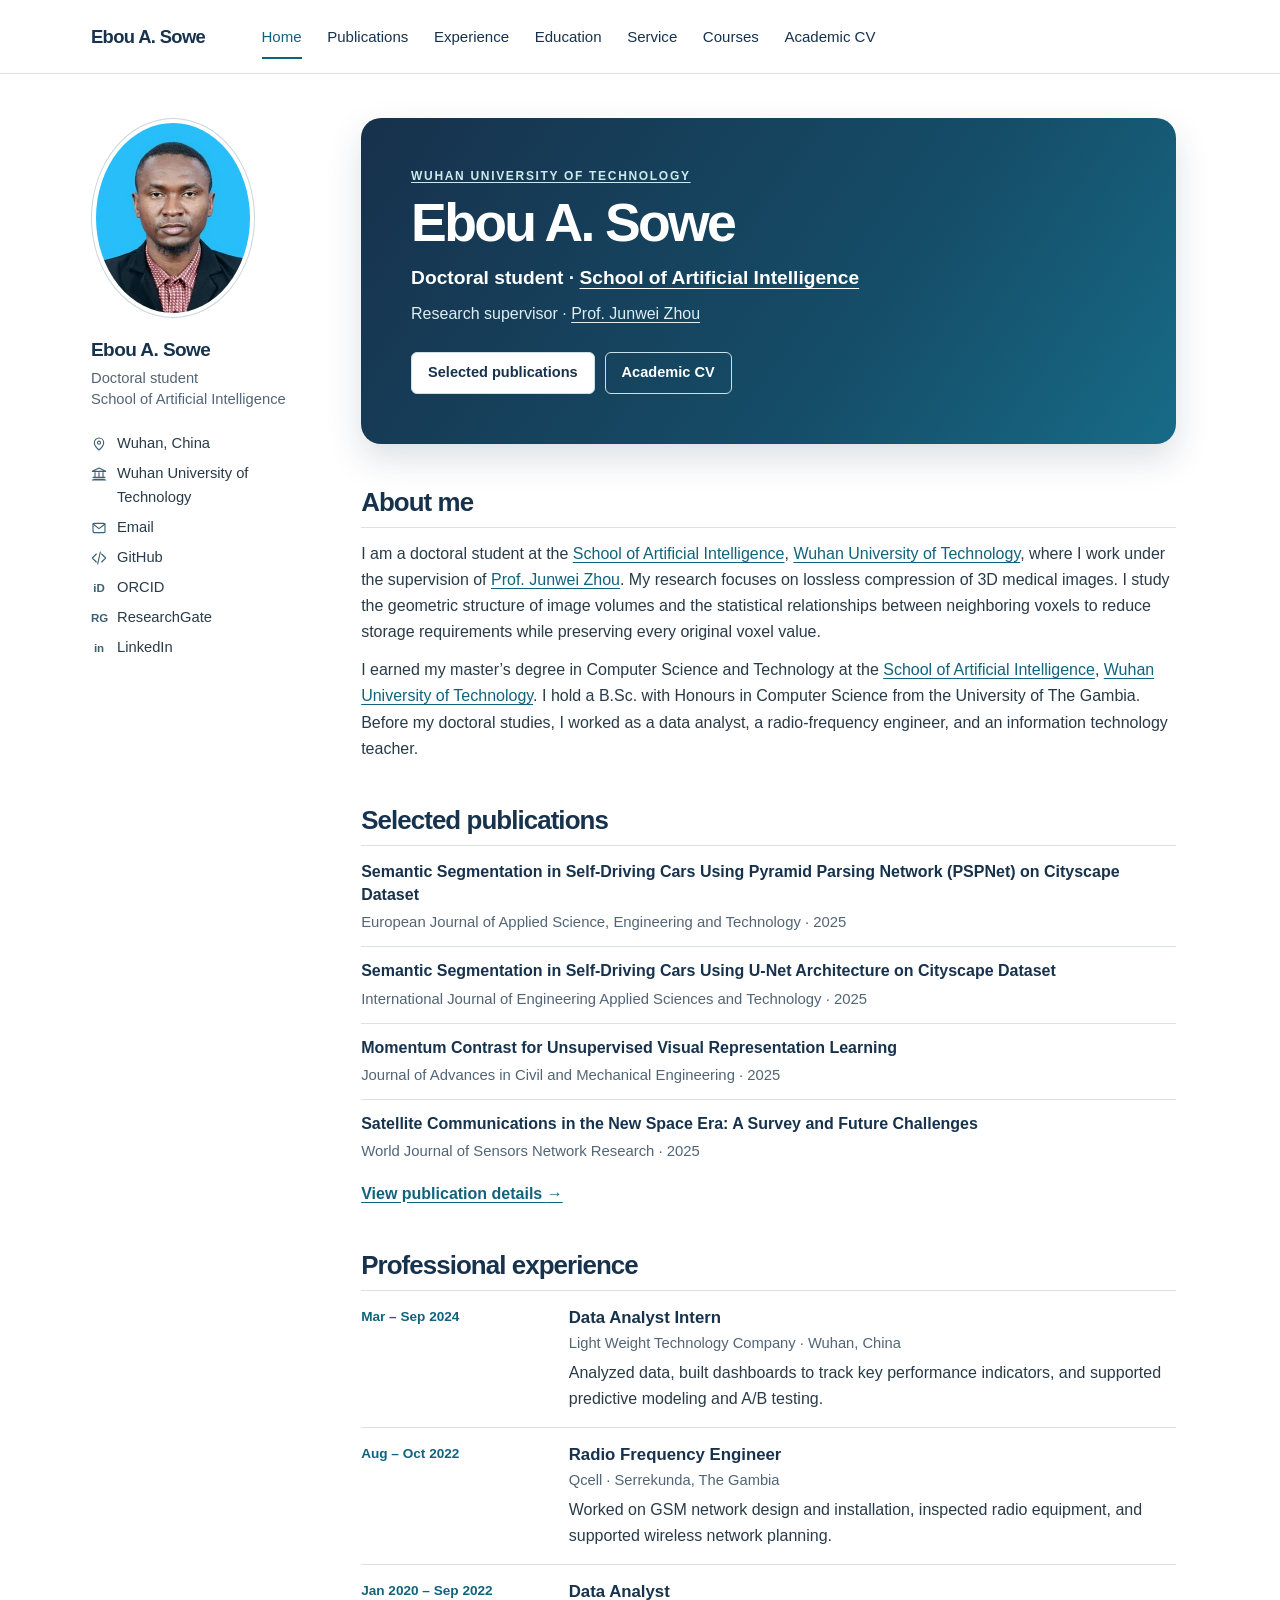
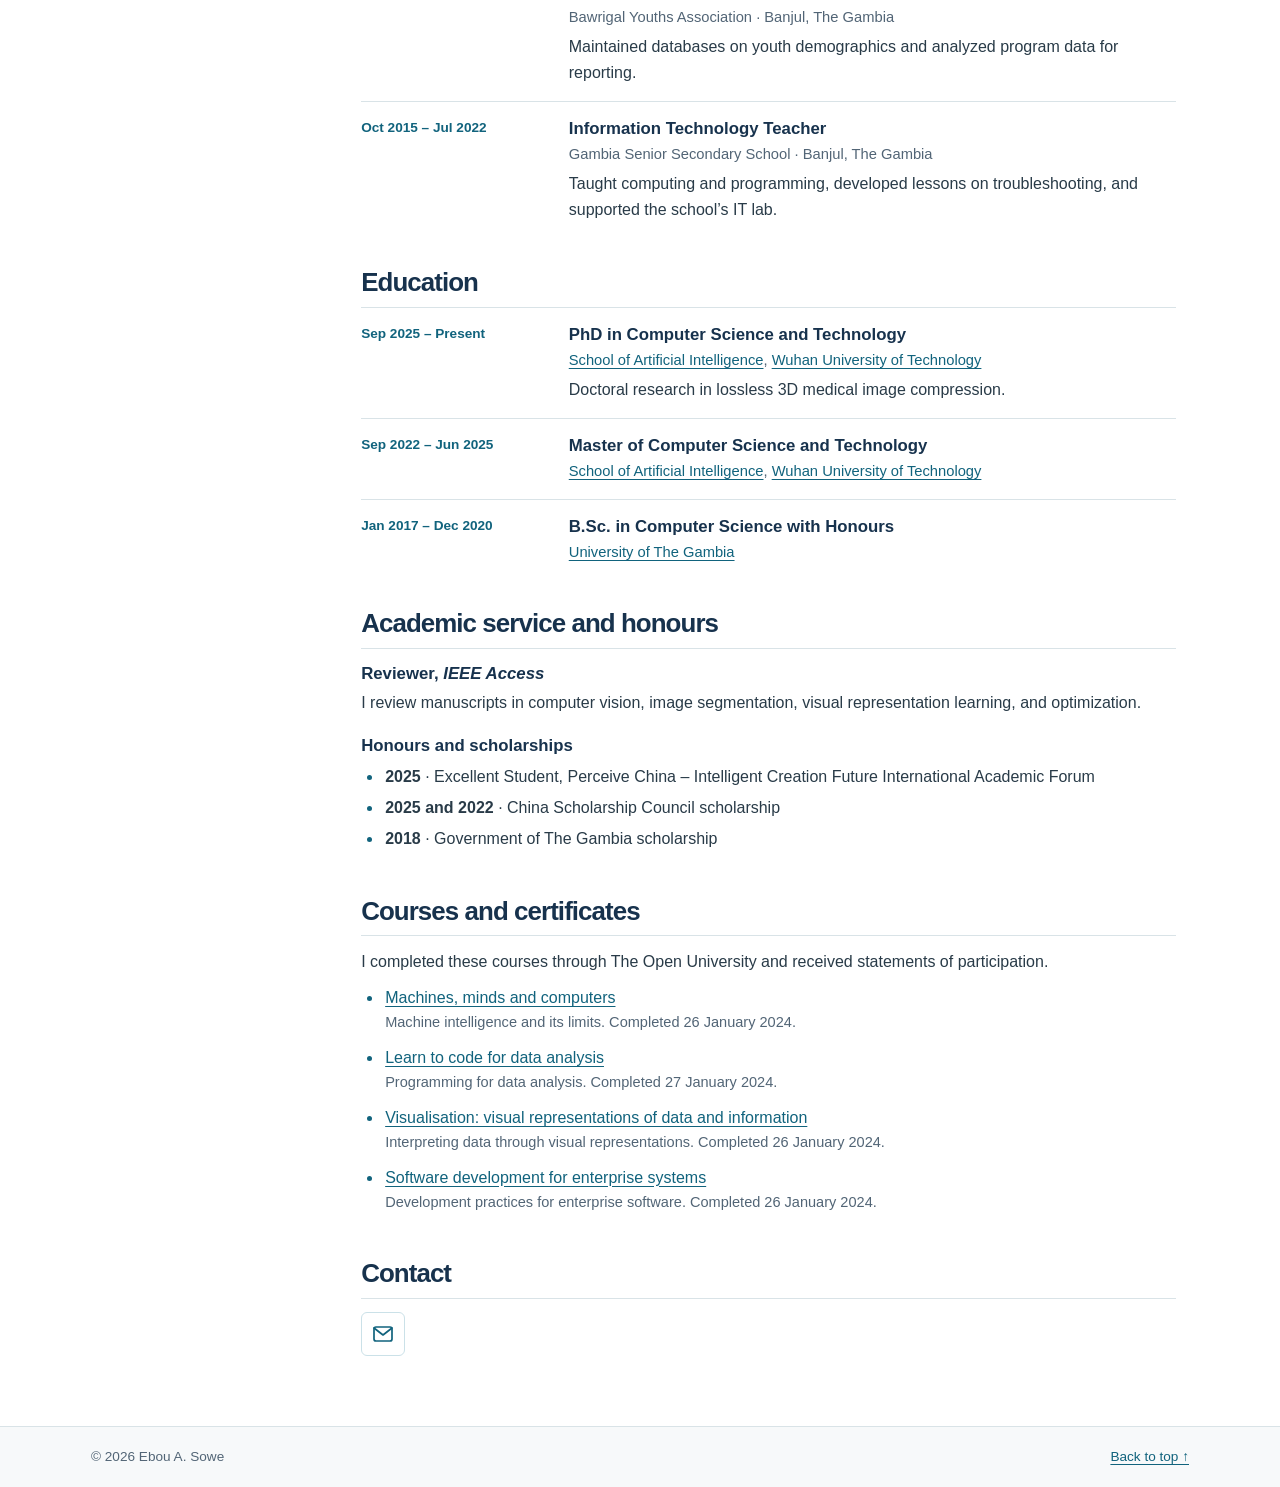
<file: index.html>
<!doctype html>
<html lang="en">
<head>
  <meta charset="utf-8">
  <meta name="viewport" content="width=device-width, initial-scale=1">
  <meta name="description" content="Ebou A. Sowe, doctoral student at the School of Artificial Intelligence, Wuhan University of Technology. Research, selected publications, and professional experience.">
  <meta name="theme-color" content="#17324d">
  <meta property="og:title" content="Ebou A. Sowe | Academic Profile">
  <meta property="og:description" content="Ebou A. Sowe, doctoral student at the School of Artificial Intelligence, Wuhan University of Technology. Research, selected publications, and professional experience.">
  <meta property="og:type" content="website">
  <meta property="og:url" content="https://ebousowe50.github.io/ebousowe/">
  <meta property="og:image" content="https://ebousowe50.github.io/ebousowe/assets/portrait.jpeg">
  <link rel="canonical" href="https://ebousowe50.github.io/ebousowe/">
  <link rel="icon" href="assets/favicon.svg" type="image/svg+xml">
  <link rel="stylesheet" href="assets/style.css">
  <script src="assets/config.js" defer></script>
  <script src="assets/main.js" defer></script>
  <title>Ebou A. Sowe | Academic Profile</title>
</head>
<body>
  <a class="skip-link" href="#main">Skip to content</a>
  <header class="site-header">
    <div class="masthead">
      <a class="brand" href="./">Ebou A. Sowe</a>
      <button class="menu-toggle" type="button" aria-controls="primary-nav" aria-expanded="false">Menu</button>
      <nav id="primary-nav" aria-label="Main navigation">
        <a href="./" aria-current="page">Home</a>
        <a href="publications.html">Publications</a>
        <a href="#experience">Experience</a>
        <a href="#education">Education</a>
        <a href="#service">Service</a>
        <a href="#courses">Courses</a>
        <a href="cv.html">Academic CV</a>
      </nav>
    </div>
  </header>
  <div class="page-layout">
    <aside class="profile" aria-label="Researcher profile">
      <img class="portrait" src="assets/portrait.jpeg" width="278" height="371" alt="Portrait of Ebou A. Sowe" fetchpriority="high">
      <div class="profile-bio">
        <p class="profile-name">Ebou A. Sowe</p>
        <p class="profile-role">Doctoral student<br>School of Artificial Intelligence</p>
      </div>
      <ul class="profile-links">
        <li><svg class="icon" aria-hidden="true" focusable="false"><use href="assets/icons.svg#pin"></use></svg><span>Wuhan, China</span></li>
        <li><svg class="icon" aria-hidden="true" focusable="false"><use href="assets/icons.svg#university"></use></svg><a href="https://www.whut.edu.cn/">Wuhan University of Technology</a></li>
        <li><svg class="icon" aria-hidden="true" focusable="false"><use href="assets/icons.svg#mail"></use></svg><a href="mailto:ebousowe50@gmail.com">Email</a></li>
        <li><svg class="icon" aria-hidden="true" focusable="false"><use href="assets/icons.svg#code"></use></svg><a data-github-link href="https://github.com/ebousowe50">GitHub</a></li>
        <li><span class="text-icon" aria-hidden="true">iD</span><a href="https://orcid.org/0009-0000-5506-6283">ORCID</a></li>
        <li><span class="text-icon" aria-hidden="true">RG</span><a href="https://www.researchgate.net/profile/Ebou-A-Sowe">ResearchGate</a></li>
        <li><span class="text-icon" aria-hidden="true">in</span><a href="https://www.linkedin.com/in/ebousowe50">LinkedIn</a></li>
        <li data-scholar-item hidden><svg class="icon" aria-hidden="true" focusable="false"><use href="assets/icons.svg#book"></use></svg><a data-scholar-link>Google Scholar</a></li>
      </ul>
    </aside>
    <main id="main" tabindex="-1">
      <header class="hero" aria-labelledby="page-title">
        <p class="hero-affiliation"><a href="https://www.whut.edu.cn/">Wuhan University of Technology</a></p>
        <h1 id="page-title">Ebou A. Sowe</h1>
        <p class="hero-role">Doctoral student · <a href="https://csai.whut.edu.cn/">School of Artificial Intelligence</a></p>
        <p class="hero-supervisor">Research supervisor · <a href="https://junwzhou.github.io/">Prof. Junwei Zhou</a></p>
        <div class="hero-actions">
          <a class="button button-primary" href="#publications">Selected publications</a>
          <a class="button button-outline" href="cv.html">Academic CV</a>
        </div>
      </header>

      <section id="about" aria-labelledby="about-title">
        <h2 id="about-title">About me</h2>
        <p>I am a doctoral student at the <a href="https://csai.whut.edu.cn/">School of Artificial Intelligence</a>, <a href="https://www.whut.edu.cn/">Wuhan University of Technology</a>, where I work under the supervision of <a href="https://junwzhou.github.io/">Prof. Junwei Zhou</a>. My research focuses on lossless compression of 3D medical images. I study the geometric structure of image volumes and the statistical relationships between neighboring voxels to reduce storage requirements while preserving every original voxel value.</p>
        <p>I earned my master’s degree in Computer Science and Technology at the <a href="https://csai.whut.edu.cn/">School of Artificial Intelligence</a>, <a href="https://www.whut.edu.cn/">Wuhan University of Technology</a>. I hold a B.Sc. with Honours in Computer Science from the University of The Gambia. Before my doctoral studies, I worked as a data analyst, a radio-frequency engineer, and an information technology teacher.</p>
      </section>

      <section id="publications" aria-labelledby="publications-title">
        <h2 id="publications-title">Selected publications</h2>
        <ul class="selected-papers">
          <li>
            <a class="paper-title" href="publications.html#pspnet">Semantic Segmentation in Self-Driving Cars Using Pyramid Parsing Network (PSPNet) on Cityscape Dataset</a>
            <span class="paper-venue">European Journal of Applied Science, Engineering and Technology · 2025</span>
          </li>
          <li>
            <a class="paper-title" href="publications.html#unet">Semantic Segmentation in Self-Driving Cars Using U-Net Architecture on Cityscape Dataset</a>
            <span class="paper-venue">International Journal of Engineering Applied Sciences and Technology · 2025</span>
          </li>
          <li>
            <a class="paper-title" href="publications.html#momentum">Momentum Contrast for Unsupervised Visual Representation Learning</a>
            <span class="paper-venue">Journal of Advances in Civil and Mechanical Engineering · 2025</span>
          </li>
          <li>
            <a class="paper-title" href="publications.html#satellite">Satellite Communications in the New Space Era: A Survey and Future Challenges</a>
            <span class="paper-venue">World Journal of Sensors Network Research · 2025</span>
          </li>
        </ul>
        <a class="section-link" href="publications.html">View publication details <span aria-hidden="true">→</span></a>
      </section>

      <section id="experience" aria-labelledby="experience-title">
        <h2 id="experience-title">Professional experience</h2>
        <ul class="entry-list">
          <li class="entry">
            <p class="entry-date">Mar – Sep 2024</p>
            <div><h3>Data Analyst Intern</h3><p class="entry-place">Light Weight Technology Company · Wuhan, China</p>
              <p>Analyzed data, built dashboards to track key performance indicators, and supported predictive modeling and A/B testing.</p></div>
          </li>
          <li class="entry">
            <p class="entry-date">Aug – Oct 2022</p>
            <div><h3>Radio Frequency Engineer</h3><p class="entry-place">Qcell · Serrekunda, The Gambia</p>
              <p>Worked on GSM network design and installation, inspected radio equipment, and supported wireless network planning.</p></div>
          </li>
          <li class="entry">
            <p class="entry-date">Jan 2020 – Sep 2022</p>
            <div><h3>Data Analyst</h3><p class="entry-place">Bawrigal Youths Association · Banjul, The Gambia</p>
              <p>Maintained databases on youth demographics and analyzed program data for reporting.</p></div>
          </li>
          <li class="entry">
            <p class="entry-date">Oct 2015 – Jul 2022</p>
            <div><h3>Information Technology Teacher</h3><p class="entry-place">Gambia Senior Secondary School · Banjul, The Gambia</p>
              <p>Taught computing and programming, developed lessons on troubleshooting, and supported the school’s IT lab.</p></div>
          </li>
        </ul>
      </section>

      <section id="education" aria-labelledby="education-title">
        <h2 id="education-title">Education</h2>
        <ul class="entry-list">
          <li class="entry"><p class="entry-date">Sep 2025 – Present</p><div>
            <h3>PhD in Computer Science and Technology</h3>
            <p class="entry-place"><a href="https://csai.whut.edu.cn/">School of Artificial Intelligence</a>, <a href="https://www.whut.edu.cn/">Wuhan University of Technology</a></p>
            <p>Doctoral research in lossless 3D medical image compression.</p>
          </div></li>
          <li class="entry"><p class="entry-date">Sep 2022 – Jun 2025</p><div>
            <h3>Master of Computer Science and Technology</h3>
            <p class="entry-place"><a href="https://csai.whut.edu.cn/">School of Artificial Intelligence</a>, <a href="https://www.whut.edu.cn/">Wuhan University of Technology</a></p>
          </div></li>
          <li class="entry"><p class="entry-date">Jan 2017 – Dec 2020</p><div>
            <h3>B.Sc. in Computer Science with Honours</h3><p class="entry-place"><a href="https://www.utg.edu.gm/">University of The Gambia</a></p>
          </div></li>
        </ul>
      </section>

      <section id="service" aria-labelledby="service-title">
        <h2 id="service-title">Academic service and honours</h2>
        <h3>Reviewer, <em>IEEE Access</em></h3>
        <p>I review manuscripts in computer vision, image segmentation, visual representation learning, and optimization.</p>
        <h3 class="minor-heading">Honours and scholarships</h3>
        <ul class="plain-list">
          <li><strong>2025</strong> · Excellent Student, Perceive China – Intelligent Creation Future International Academic Forum</li>
          <li><strong>2025 and 2022</strong> · China Scholarship Council scholarship</li>
          <li><strong>2018</strong> · Government of The Gambia scholarship</li>
        </ul>
      </section>

      <section id="courses" aria-labelledby="courses-title">
        <h2 id="courses-title">Courses and certificates</h2>
        <p>I completed these courses through The Open University and received statements of participation.</p>
        <ul class="plain-list course-list">
          <li><a href="https://www.open.edu/openlearn/digital-computing/machines-minds-and-computers/content-section-0">Machines, minds and computers</a><p>Machine intelligence and its limits. Completed 26 January 2024.</p></li>
          <li><a href="https://www.open.edu/openlearn/digital-computing/learn-code-data-analysis/content-section-overview">Learn to code for data analysis</a><p>Programming for data analysis. Completed 27 January 2024.</p></li>
          <li><a href="https://www.open.edu/openlearn/science-maths-technology/visualisation-visual-representations-data-and-information/content-section-0">Visualisation: visual representations of data and information</a><p>Interpreting data through visual representations. Completed 26 January 2024.</p></li>
          <li><a href="https://www.open.edu/openlearn/science-maths-technology/software-development-enterprise-systems/content-section-0">Software development for enterprise systems</a><p>Development practices for enterprise software. Completed 26 January 2024.</p></li>
        </ul>
      </section>

      <section id="contact" aria-labelledby="contact-title">
        <h2 id="contact-title">Contact</h2>
        <a class="button contact-email" href="mailto:ebousowe50@gmail.com" aria-label="Email Ebou A. Sowe" title="Email Ebou A. Sowe">
          <svg class="icon" aria-hidden="true" focusable="false"><use href="assets/icons.svg#mail"></use></svg>
        </a>
      </section>
    </main>
  </div>
  <footer class="site-footer">
    <div><span>© <span data-current-year>2026</span> Ebou A. Sowe</span><a href="#main">Back to top ↑</a></div>
  </footer>
</body>
</html>
</file>
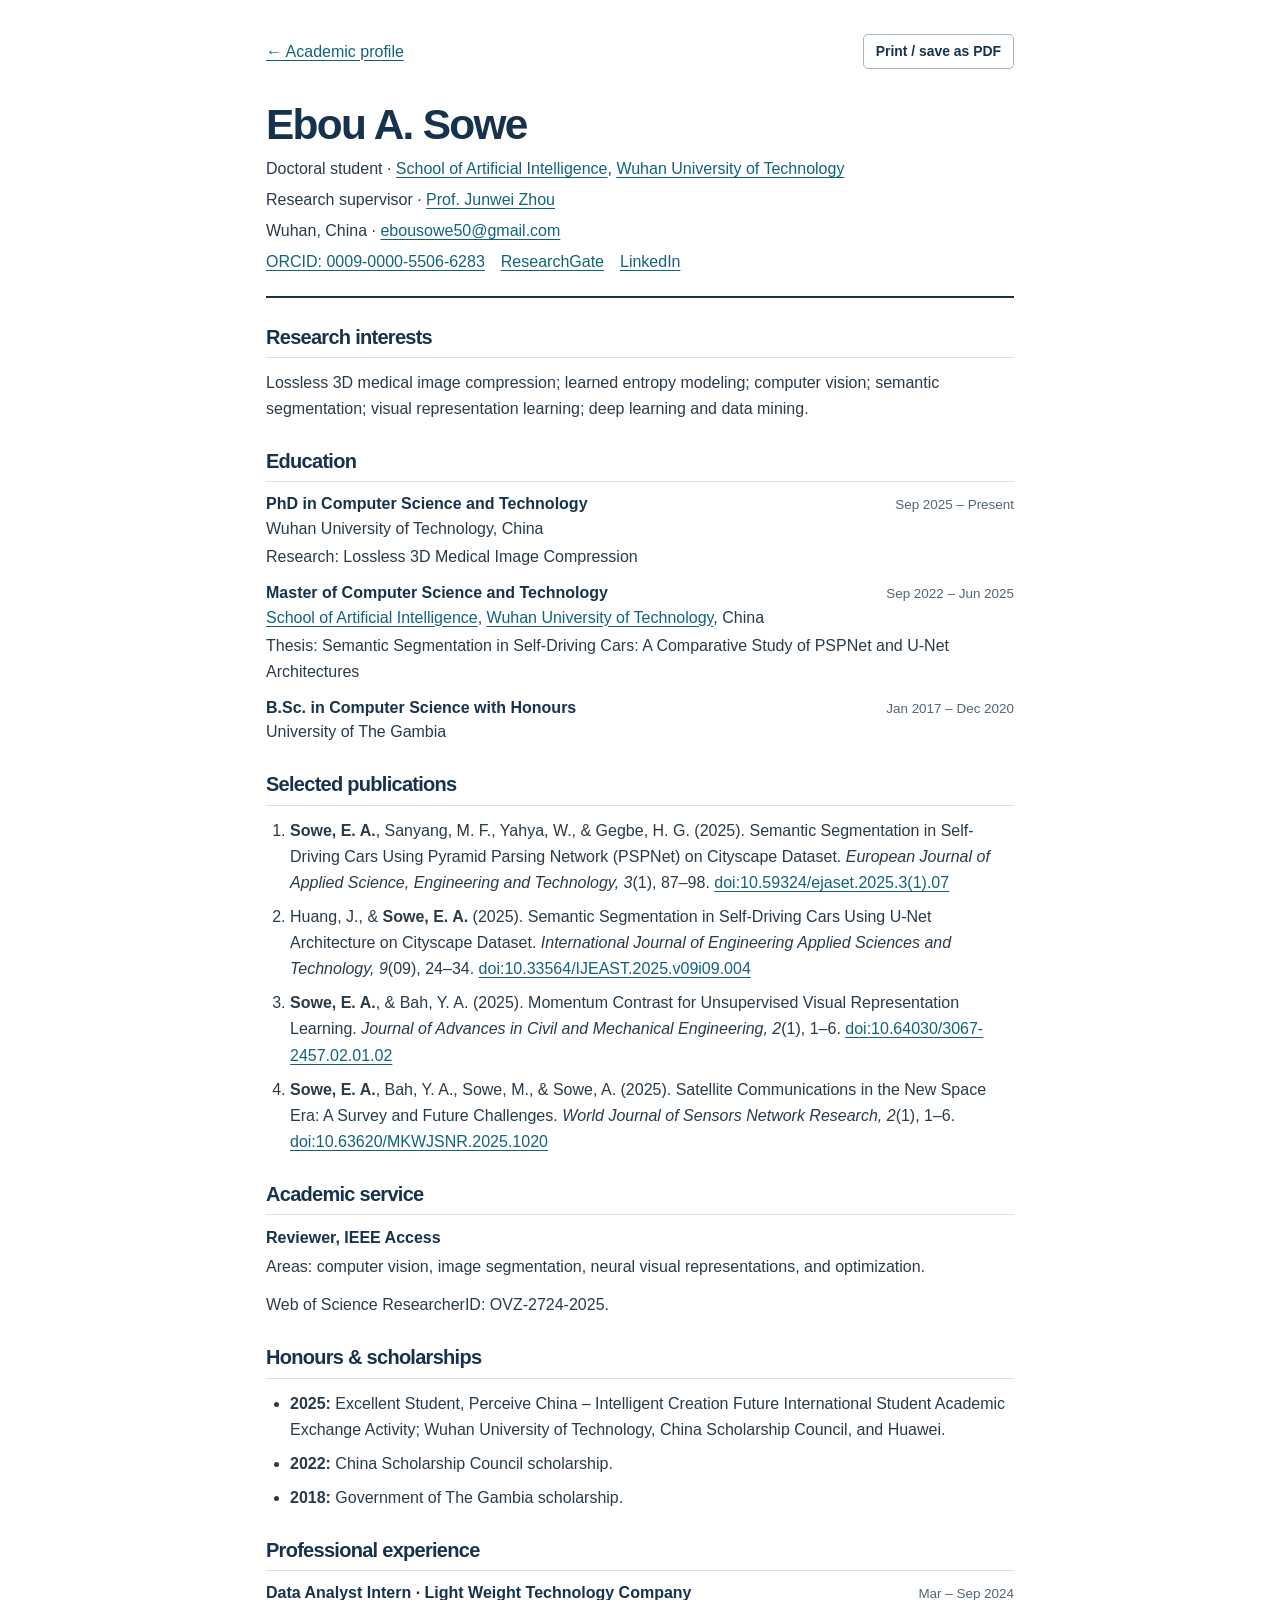
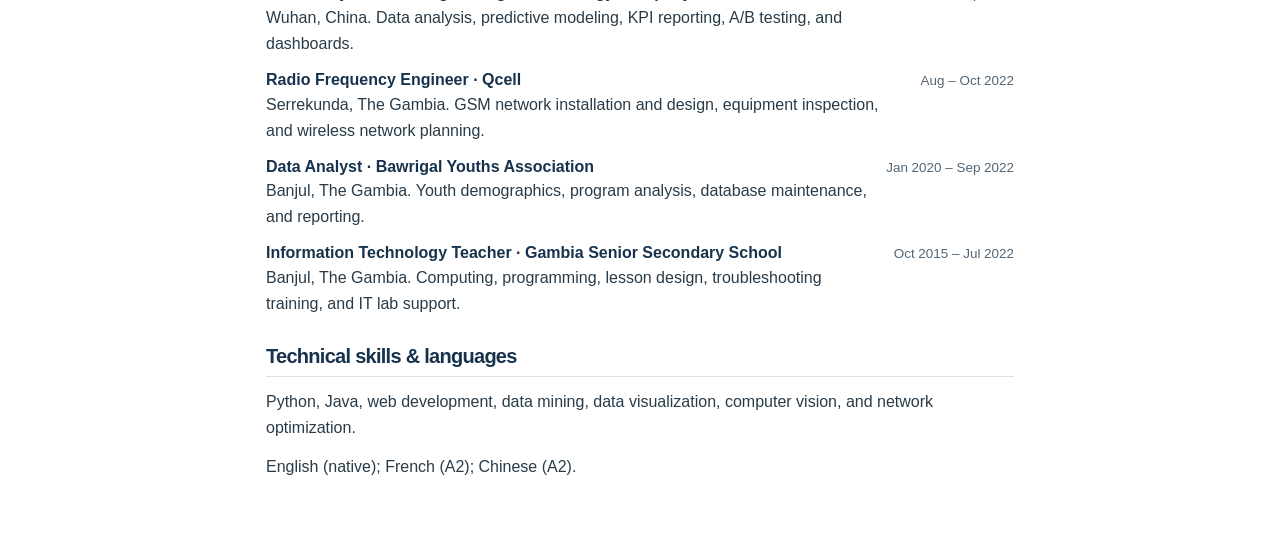
<file: cv.html>
<!doctype html>
<html lang="en">
<head><meta charset="utf-8"><meta name="viewport" content="width=device-width,initial-scale=1"><meta name="description" content="Academic curriculum vitae of Ebou A. Sowe, doctoral student at the School of Artificial Intelligence, Wuhan University of Technology."><title>Academic CV | Ebou A. Sowe</title><link rel="icon" href="assets/favicon.svg" type="image/svg+xml"><link rel="stylesheet" href="assets/style.css"><script src="assets/main.js" defer></script></head>
<body><main class="cv-page">
<div class="cv-toolbar"><a href="./">← Academic profile</a><button type="button" data-print>Print / save as PDF</button></div>
<header class="cv-header"><h1>Ebou A. Sowe</h1><p>Doctoral student · <a href="https://csai.whut.edu.cn/">School of Artificial Intelligence</a>, <a href="https://www.whut.edu.cn/">Wuhan University of Technology</a></p><p>Research supervisor · <a href="https://junwzhou.github.io/">Prof. Junwei Zhou</a></p><p>Wuhan, China · <a href="mailto:ebousowe50@gmail.com">ebousowe50@gmail.com</a></p><p class="cv-links"><a href="https://orcid.org/0009-0000-5506-6283">ORCID: 0009-0000-5506-6283</a><a href="https://www.researchgate.net/profile/Ebou-A-Sowe">ResearchGate</a><a href="https://www.linkedin.com/in/ebousowe50">LinkedIn</a></p></header>
<section><h2>Research interests</h2><p>Lossless 3D medical image compression; learned entropy modeling; computer vision; semantic segmentation; visual representation learning; deep learning and data mining.</p></section>
<section><h2>Education</h2><div class="cv-entry"><span class="cv-date">Sep 2025 – Present</span><h3>PhD in Computer Science and Technology</h3><p>Wuhan University of Technology, China</p><p>Research: Lossless 3D Medical Image Compression</p></div><div class="cv-entry"><span class="cv-date">Sep 2022 – Jun 2025</span><h3>Master of Computer Science and Technology</h3><p><a href="https://csai.whut.edu.cn/">School of Artificial Intelligence</a>, <a href="https://www.whut.edu.cn/">Wuhan University of Technology</a>, China</p><p>Thesis: Semantic Segmentation in Self-Driving Cars: A Comparative Study of PSPNet and U-Net Architectures</p></div><div class="cv-entry"><span class="cv-date">Jan 2017 – Dec 2020</span><h3>B.Sc. in Computer Science with Honours</h3><p>University of The Gambia</p></div></section>
<section id="publications"><h2>Selected publications</h2><ol><li><strong>Sowe, E. A.</strong>, Sanyang, M. F., Yahya, W., &amp; Gegbe, H. G. (2025). Semantic Segmentation in Self-Driving Cars Using Pyramid Parsing Network (PSPNet) on Cityscape Dataset. <em>European Journal of Applied Science, Engineering and Technology, 3</em>(1), 87–98. <a href="https://doi.org/10.59324/ejaset.2025.3(1).07">doi:10.59324/ejaset.2025.3(1).07</a></li><li>Huang, J., &amp; <strong>Sowe, E. A.</strong> (2025). Semantic Segmentation in Self-Driving Cars Using U-Net Architecture on Cityscape Dataset. <em>International Journal of Engineering Applied Sciences and Technology, 9</em>(09), 24–34. <a href="https://doi.org/10.33564/IJEAST.2025.v09i09.004">doi:10.33564/IJEAST.2025.v09i09.004</a></li><li><strong>Sowe, E. A.</strong>, &amp; Bah, Y. A. (2025). Momentum Contrast for Unsupervised Visual Representation Learning. <em>Journal of Advances in Civil and Mechanical Engineering, 2</em>(1), 1–6. <a href="https://doi.org/10.64030/3067-2457.02.01.02">doi:10.64030/3067-2457.02.01.02</a></li><li><strong>Sowe, E. A.</strong>, Bah, Y. A., Sowe, M., &amp; Sowe, A. (2025). Satellite Communications in the New Space Era: A Survey and Future Challenges. <em>World Journal of Sensors Network Research, 2</em>(1), 1–6. <a href="https://doi.org/10.63620/MKWJSNR.2025.1020">doi:10.63620/MKWJSNR.2025.1020</a></li></ol></section>
<section><h2>Academic service</h2><h3>Reviewer, IEEE Access</h3><p>Areas: computer vision, image segmentation, neural visual representations, and optimization.</p><p>Web of Science ResearcherID: OVZ-2724-2025.</p></section>
<section><h2>Honours &amp; scholarships</h2><ul><li><strong>2025:</strong> Excellent Student, Perceive China – Intelligent Creation Future International Student Academic Exchange Activity; Wuhan University of Technology, China Scholarship Council, and Huawei.</li><li><strong>2022:</strong> China Scholarship Council scholarship.</li><li><strong>2018:</strong> Government of The Gambia scholarship.</li></ul></section>
<section id="experience"><h2>Professional experience</h2><div class="cv-entry"><span class="cv-date">Mar – Sep 2024</span><h3>Data Analyst Intern · Light Weight Technology Company</h3><p>Wuhan, China. Data analysis, predictive modeling, KPI reporting, A/B testing, and dashboards.</p></div><div class="cv-entry"><span class="cv-date">Aug – Oct 2022</span><h3>Radio Frequency Engineer · Qcell</h3><p>Serrekunda, The Gambia. GSM network installation and design, equipment inspection, and wireless network planning.</p></div><div class="cv-entry"><span class="cv-date">Jan 2020 – Sep 2022</span><h3>Data Analyst · Bawrigal Youths Association</h3><p>Banjul, The Gambia. Youth demographics, program analysis, database maintenance, and reporting.</p></div><div class="cv-entry"><span class="cv-date">Oct 2015 – Jul 2022</span><h3>Information Technology Teacher · Gambia Senior Secondary School</h3><p>Banjul, The Gambia. Computing, programming, lesson design, troubleshooting training, and IT lab support.</p></div></section>
<section><h2>Technical skills &amp; languages</h2><p>Python, Java, web development, data mining, data visualization, computer vision, and network optimization.</p><p>English (native); French (A2); Chinese (A2).</p></section>
</main></body></html>
</file>
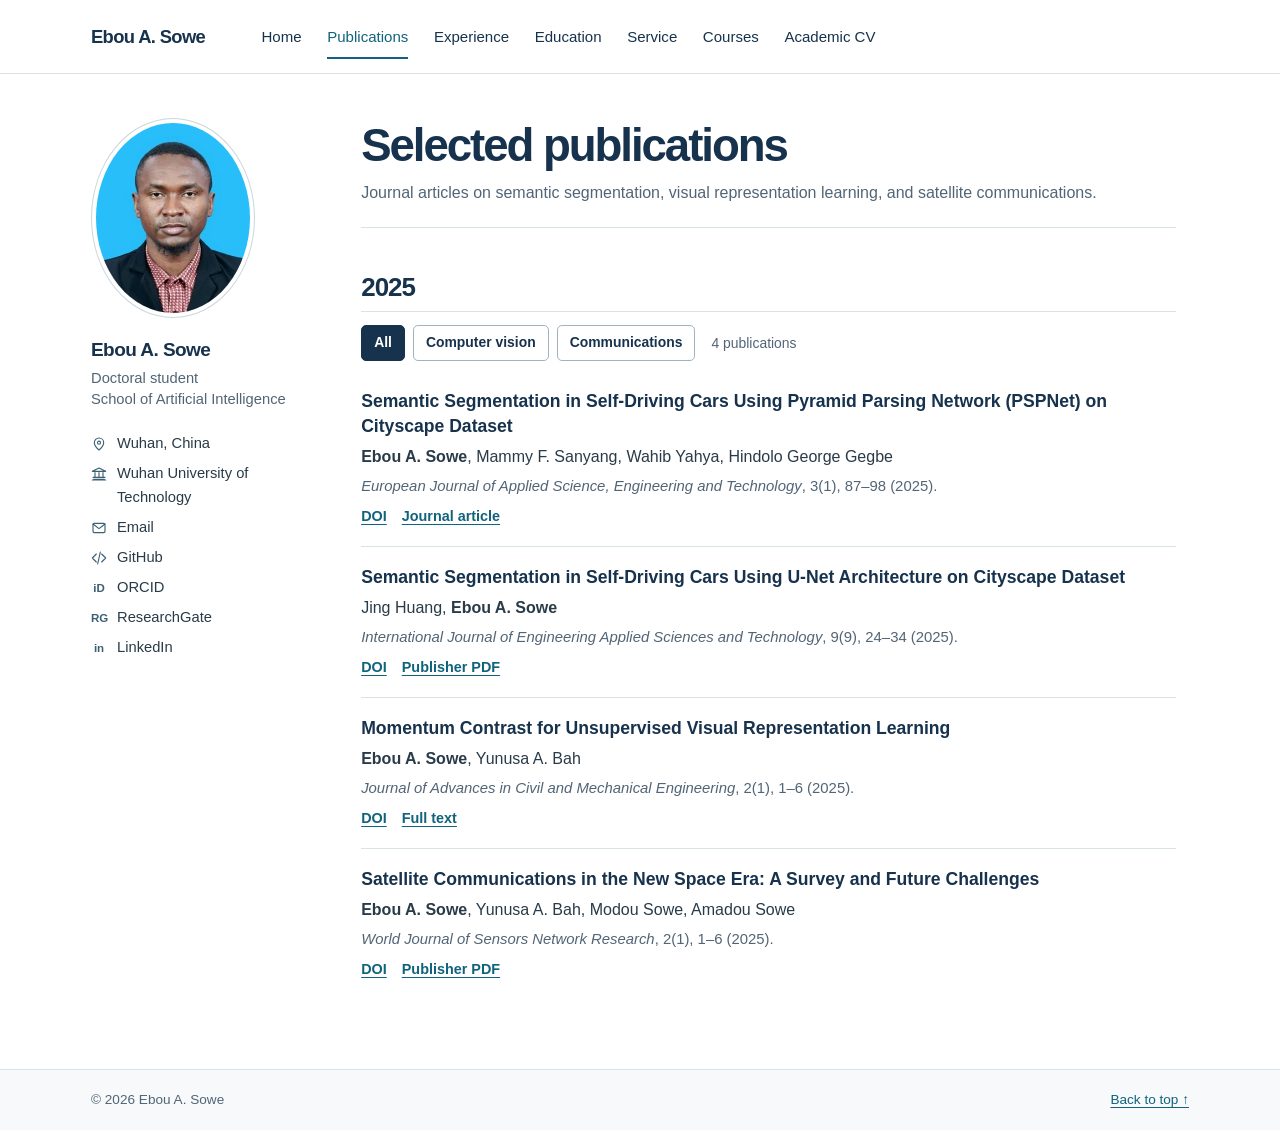
<file: publications.html>
<!doctype html>
<html lang="en">
<head>
  <meta charset="utf-8">
  <meta name="viewport" content="width=device-width, initial-scale=1">
  <meta name="description" content="Selected journal publications by Ebou A. Sowe, with author lists, journal citations, DOIs, and full-text links.">
  <meta name="theme-color" content="#17324d">
  <meta property="og:title" content="Selected publications | Ebou A. Sowe">
  <meta property="og:description" content="Selected journal publications by Ebou A. Sowe, with author lists, journal citations, DOIs, and full-text links.">
  <meta property="og:type" content="website">
  <meta property="og:url" content="https://ebousowe50.github.io/ebousowe/publications.html">
  <meta property="og:image" content="https://ebousowe50.github.io/ebousowe/assets/portrait.jpeg">
  <link rel="canonical" href="https://ebousowe50.github.io/ebousowe/publications.html">
  <link rel="icon" href="assets/favicon.svg" type="image/svg+xml">
  <link rel="stylesheet" href="assets/style.css">
  <script src="assets/config.js" defer></script>
  <script src="assets/main.js" defer></script>
  <title>Selected publications | Ebou A. Sowe</title>
</head>
<body>
  <a class="skip-link" href="#main">Skip to content</a>
  <header class="site-header">
    <div class="masthead">
      <a class="brand" href="./">Ebou A. Sowe</a>
      <button class="menu-toggle" type="button" aria-controls="primary-nav" aria-expanded="false">Menu</button>
      <nav id="primary-nav" aria-label="Main navigation">
        <a href="./">Home</a>
        <a href="publications.html" aria-current="page">Publications</a>
        <a href="./#experience">Experience</a>
        <a href="./#education">Education</a>
        <a href="./#service">Service</a>
        <a href="./#courses">Courses</a>
        <a href="cv.html">Academic CV</a>
      </nav>
    </div>
  </header>
  <div class="page-layout">
    <aside class="profile" aria-label="Researcher profile">
      <img class="portrait" src="assets/portrait.jpeg" width="278" height="371" alt="Portrait of Ebou A. Sowe" fetchpriority="high">
      <div class="profile-bio">
        <p class="profile-name">Ebou A. Sowe</p>
        <p class="profile-role">Doctoral student<br>School of Artificial Intelligence</p>
      </div>
      <ul class="profile-links">
        <li><svg class="icon" aria-hidden="true" focusable="false"><use href="assets/icons.svg#pin"></use></svg><span>Wuhan, China</span></li>
        <li><svg class="icon" aria-hidden="true" focusable="false"><use href="assets/icons.svg#university"></use></svg><a href="https://www.whut.edu.cn/">Wuhan University of Technology</a></li>
        <li><svg class="icon" aria-hidden="true" focusable="false"><use href="assets/icons.svg#mail"></use></svg><a href="mailto:ebousowe50@gmail.com">Email</a></li>
        <li><svg class="icon" aria-hidden="true" focusable="false"><use href="assets/icons.svg#code"></use></svg><a data-github-link href="https://github.com/ebousowe50">GitHub</a></li>
        <li><span class="text-icon" aria-hidden="true">iD</span><a href="https://orcid.org/0009-0000-5506-6283">ORCID</a></li>
        <li><span class="text-icon" aria-hidden="true">RG</span><a href="https://www.researchgate.net/profile/Ebou-A-Sowe">ResearchGate</a></li>
        <li><span class="text-icon" aria-hidden="true">in</span><a href="https://www.linkedin.com/in/ebousowe50">LinkedIn</a></li>
        <li data-scholar-item hidden><svg class="icon" aria-hidden="true" focusable="false"><use href="assets/icons.svg#book"></use></svg><a data-scholar-link>Google Scholar</a></li>
      </ul>
    </aside>
    <main id="main" tabindex="-1">
      <header class="page-heading">
        <h1>Selected publications</h1>
        <p>Journal articles on semantic segmentation, visual representation learning, and satellite communications.</p>
      </header>
      <section aria-labelledby="year-2025">
        <h2 id="year-2025">2025</h2>
        <div class="publication-tools" hidden>
          <div class="publication-filters" role="group" aria-label="Filter publications">
            <button type="button" data-filter="all" aria-pressed="true">All</button>
            <button type="button" data-filter="vision" aria-pressed="false">Computer vision</button>
            <button type="button" data-filter="survey" aria-pressed="false">Communications</button>
          </div>
          <span id="publication-count" role="status" aria-live="polite"></span>
        </div>
        <ul class="publication-list">
          <li id="pspnet" class="paper-entry" data-category="vision">
            <h3>Semantic Segmentation in Self-Driving Cars Using Pyramid Parsing Network (PSPNet) on Cityscape Dataset</h3>
            <p><strong>Ebou A. Sowe</strong>, Mammy F. Sanyang, Wahib Yahya, Hindolo George Gegbe</p>
            <p class="paper-venue"><cite>European Journal of Applied Science, Engineering and Technology</cite>, 3(1), 87–98 (2025).</p>
            <p class="paper-links"><a href="https://doi.org/10.59324/ejaset.2025.3(1).07" aria-label="DOI for Semantic Segmentation in Self-Driving Cars Using Pyramid Parsing Network (PSPNet) on Cityscape Dataset">DOI</a>
              <a href="https://ejaset.com/index.php/journal/article/view/176" aria-label="Journal article for Semantic Segmentation in Self-Driving Cars Using Pyramid Parsing Network (PSPNet) on Cityscape Dataset">Journal article</a></p>
          </li>
          <li id="unet" class="paper-entry" data-category="vision">
            <h3>Semantic Segmentation in Self-Driving Cars Using U-Net Architecture on Cityscape Dataset</h3>
            <p>Jing Huang, <strong>Ebou A. Sowe</strong></p>
            <p class="paper-venue"><cite>International Journal of Engineering Applied Sciences and Technology</cite>, 9(9), 24–34 (2025).</p>
            <p class="paper-links"><a href="https://doi.org/10.33564/IJEAST.2025.v09i09.004" aria-label="DOI for Semantic Segmentation in Self-Driving Cars Using U-Net Architecture on Cityscape Dataset">DOI</a>
              <a href="https://www.ijeast.com/papers/24-34%2C%20Tesma0909%2CIJEAST.pdf" aria-label="Publisher PDF for Semantic Segmentation in Self-Driving Cars Using U-Net Architecture on Cityscape Dataset">Publisher PDF</a></p>
          </li>
          <li id="momentum" class="paper-entry" data-category="vision">
            <h3>Momentum Contrast for Unsupervised Visual Representation Learning</h3>
            <p><strong>Ebou A. Sowe</strong>, Yunusa A. Bah</p>
            <p class="paper-venue"><cite>Journal of Advances in Civil and Mechanical Engineering</cite>, 2(1), 1–6 (2025).</p>
            <p class="paper-links"><a href="https://doi.org/10.64030/3067-2457.02.01.02" aria-label="DOI for Momentum Contrast for Unsupervised Visual Representation Learning">DOI</a>
              <a href="https://www.researchgate.net/publication/388932502_Momentum_Contrast_for_Unsupervised_Visual_Representation_Learning" aria-label="Full text for Momentum Contrast for Unsupervised Visual Representation Learning">Full text</a></p>
          </li>
          <li id="satellite" class="paper-entry" data-category="survey">
            <h3>Satellite Communications in the New Space Era: A Survey and Future Challenges</h3>
            <p><strong>Ebou A. Sowe</strong>, Yunusa A. Bah, Modou Sowe, Amadou Sowe</p>
            <p class="paper-venue"><cite>World Journal of Sensors Network Research</cite>, 2(1), 1–6 (2025).</p>
            <p class="paper-links"><a href="https://doi.org/10.63620/MKWJSNR.2025.1020" aria-label="DOI for Satellite Communications in the New Space Era: A Survey and Future Challenges">DOI</a>
              <a href="https://mkscienceset.com/articles_file/149-_article1746682418.pdf" aria-label="Publisher PDF for Satellite Communications in the New Space Era: A Survey and Future Challenges">Publisher PDF</a></p>
          </li>
        </ul>
      </section>
    </main>
  </div>
  <footer class="site-footer">
    <div><span>© <span data-current-year>2026</span> Ebou A. Sowe</span><a href="#main">Back to top ↑</a></div>
  </footer>
</body>
</html>
</file>
<file: assets/style.css>
:root {
  color-scheme: light;
  --ink: #17324d;
  --text: #293b48;
  --muted: #526576;
  --link: #11637d;
  --line: #d9e3e7;
  --mist: #f0f6f7;
  --page-width: 1210px;
  --gutter: clamp(20px, 4.5vw, 56px);
  font-family: Inter, -apple-system, BlinkMacSystemFont, "Segoe UI", Arial, sans-serif;
  font-size: 16px;
}

* { box-sizing: border-box; }
html { scroll-padding-top: 18px; }
body { margin: 0; color: var(--text); background: white; line-height: 1.63; }
a { color: var(--link); text-underline-offset: 0.19em; }
a:hover { color: #073f56; text-decoration-thickness: 2px; }
a:focus-visible, button:focus-visible { outline: 3px solid #aa6400; outline-offset: 4px; }
h1, h2, h3 { color: var(--ink); line-height: 1.22; }
h1, h2, h3, p { margin: 0; }
button { font: inherit; cursor: pointer; }
[hidden], .menu-toggle { display: none !important; }
.skip-link { position: absolute; left: 12px; top: -120px; padding: 8px 14px; z-index: 3; background: white; }
.skip-link:focus { top: 8px; }

.site-header { border-bottom: 1px solid var(--line); background: white; }
.masthead, .page-layout, .site-footer > div {
  max-width: var(--page-width);
  margin-inline: auto;
  padding-inline: var(--gutter);
}
.masthead { min-height: 73px; display: flex; align-items: center; gap: clamp(28px, 4.4vw, 66px); }
.brand { flex-shrink: 0; font-weight: 740; font-size: 1.15rem; letter-spacing: -0.035em; }
.brand, #primary-nav a { color: var(--ink); text-decoration: none; }
#primary-nav { display: flex; align-items: center; flex-wrap: wrap; column-gap: clamp(14px, 2vw, 28px); }
#primary-nav a { padding-block: 11px 8px; border-bottom: 2px solid transparent; font-size: 0.94rem; }
#primary-nav a:hover, #primary-nav a[aria-current] { border-color: var(--link); color: var(--link); }
.page-layout {
  display: grid;
  grid-template-columns: minmax(175px, 210px) minmax(0, 815px);
  gap: clamp(30px, 4.7vw, 69px);
  padding-top: clamp(28px, 3.4vw, 48px);
  padding-bottom: 70px;
}
main { min-width: 0; }
main:focus { outline: none; }

.profile { align-self: start; font-size: 0.92rem; }
.portrait { display: block; width: 164px; height: 200px; object-fit: cover; object-position: center 43%; padding: 4px; border: 1px solid #c9d7dc; border-radius: 50%; }
.profile-bio { margin-top: 16px; }
.profile-name { font-size: 1.19rem; font-weight: 720; letter-spacing: -0.03em; color: var(--ink); }
.profile-role { margin-top: 3px; color: var(--muted); line-height: 1.48; }
.profile-links { padding: 0; margin: 18px 0 0; list-style: none; }
.profile-links li { display: flex; align-items: baseline; gap: 10px; padding: 3px 0; }
.profile-links a { color: var(--text); text-decoration: none; }
.profile-links a:hover { color: var(--link); text-decoration: underline; }
.icon, .text-icon { width: 16px; flex: 0 0 16px; color: #3a6073; align-self: flex-start; margin-top: 4px; }
.icon { height: 16px; fill: none; stroke: currentColor; stroke-width: 1.7; stroke-linecap: round; stroke-linejoin: round; }
.text-icon { line-height: 16px; font-size: 0.72rem; text-align: center; font-weight: 750; }

.hero {
  padding: clamp(25px, 3.9vw, 52px);
  color: white;
  border-radius: 20px;
  background: linear-gradient(125deg, #17324d 3%, #154d68 62%, #176b87);
  box-shadow: 0 15px 35px rgba(23, 50, 77, 0.15);
}
.hero-affiliation { font-size: 0.75rem; font-weight: 700; line-height: 1.5; letter-spacing: 0.14em; text-transform: uppercase; }
.hero-affiliation a { color: #cbeaf0; }
.hero h1 { margin: 9px 0 11px; font-size: clamp(2.25rem, 4.5vw, 3.35rem); color: white; line-height: 1.05; letter-spacing: -0.05em; }
.hero-role { font-size: clamp(1.04rem, 1.7vw, 1.2rem); font-weight: 650; }
.hero-role a { color: white; }
.hero-supervisor { margin-top: 8px; color: #deeef2; }
.hero-supervisor a { color: inherit; }
.hero :focus-visible { outline-color: #ffe19a; }
.hero-actions { display: flex; gap: 10px; flex-wrap: wrap; margin-top: 25px; }
.button { border: 1px solid #cbe1e8; border-radius: 6px; display: inline-flex; align-items: center; justify-content: center; min-height: 42px; padding: 7px 16px; font-size: 0.91rem; font-weight: 680; text-decoration: none; }
.button-primary { background: white; color: var(--ink); }
.button-outline { color: white; }
.button:hover { background: #e0eff2; color: var(--ink); text-decoration: none; }

main > section { margin-top: clamp(29px, 3.4vw, 45px); scroll-margin-top: 12px; }
main > section > h2 { border-bottom: 1px solid var(--line); padding-bottom: 8px; margin-bottom: 13px; font-size: clamp(1.4rem, 2.2vw, 1.62rem); letter-spacing: -0.036em; }
main > section > p + p { margin-top: 12px; }
main > section > h3, .entry h3, .paper-entry h3 { font-size: 1.05rem; line-height: 1.43; }
main > section > h3 + p { margin-top: 4px; }
.minor-heading { margin-top: 18px; }
.selected-papers, .entry-list, .publication-list { list-style: none; margin: 0; padding: 0; }
.selected-papers li { border-bottom: 1px solid var(--line); padding: 11px 0 13px; }
.selected-papers li:first-child { padding-top: 1px; }
.selected-papers li:last-child { border-bottom: 0; }
.paper-title { font-weight: 650; color: var(--ink); text-decoration: none; display: inline-block; line-height: 1.45; }
.paper-title:hover { color: var(--link); text-decoration: underline; }
.paper-venue { font-size: 0.93rem; color: var(--muted); line-height: 1.5; }
.selected-papers .paper-venue { display: block; margin-top: 3px; }
.section-link { display: inline-block; font-weight: 650; margin-top: 5px; }
.entry { display: grid; grid-template-columns: minmax(125px, 24%) minmax(0, 1fr); gap: 12px; padding: 15px 0; border-bottom: 1px solid var(--line); }
.entry:first-child { padding-top: 2px; }
.entry:last-child { border-bottom: 0; padding-bottom: 0; }
.entry-date { font-size: 0.85rem; color: var(--link); font-weight: 650; font-variant-numeric: tabular-nums; }
.entry-place { margin-top: 2px; color: var(--muted); font-size: 0.92rem; }
.entry-place + p { margin-top: 4px; }
.contact-email { width: 44px; height: 44px; padding: 0; }
.contact-email .icon { width: 24px; height: 24px; flex: none; align-self: center; margin: 0; color: inherit; }

.plain-list { margin: 6px 0 0; padding-left: 22px; }
.plain-list li { padding-left: 2px; margin-block: 5px; }
.plain-list li::marker { color: var(--link); }
.course-list li { margin-block: 10px; }
.course-list p { color: var(--muted); font-size: 0.91rem; }
.site-footer { color: var(--muted); background: #f7f9fa; border-top: 1px solid var(--line); font-size: 0.85rem; }
.site-footer > div { display: flex; flex-wrap: wrap; justify-content: space-between; gap: 10px; padding-block: 19px; }

.page-heading { padding-bottom: 21px; border-bottom: 1px solid var(--line); }
.page-heading h1 { font-size: clamp(2rem, 3.6vw, 2.85rem); letter-spacing: -0.045em; }
.page-heading p { margin-top: 7px; color: var(--muted); }
.publication-tools { display: flex; flex-wrap: wrap; align-items: center; gap: 8px 16px; margin: 4px 0 10px; }
.publication-filters, .paper-links { display: flex; flex-wrap: wrap; gap: 8px; }
.publication-filters button, .menu-toggle, .cv-toolbar button { background: white; color: var(--ink); border: 1px solid #9eb5be; border-radius: 5px; padding: 7px 12px; font-size: 0.87rem; line-height: 1.4; font-weight: 600; }
.publication-filters button[aria-pressed="true"] { background: var(--ink); color: white; border-color: var(--ink); }
.publication-filters button:hover, .cv-toolbar button:hover { border-color: var(--link); }
#publication-count { color: var(--muted); font-size: 0.87rem; }
.paper-entry { padding: 18px 0; border-bottom: 1px solid var(--line); scroll-margin-top: 20px; }
.paper-entry:last-child { border-bottom: 0; }
.paper-entry:target { border-left: 3px solid var(--link); padding-left: 15px; }
.paper-entry p { margin-top: 5px; }
.paper-entry h3 { font-size: 1.1rem; }
.paper-entry .paper-links { gap: 15px; margin-top: 7px; font-weight: 620; font-size: 0.9rem; }

.cv-page { max-width: 860px; margin: auto; padding: 34px var(--gutter) 64px; }
.cv-toolbar { display: flex; align-items: center; justify-content: space-between; gap: 12px; margin-bottom: 30px; }
.cv-header { padding-bottom: 20px; border-bottom: 2px solid var(--ink); }
.cv-header h1 { font-size: clamp(2rem, 4vw, 2.65rem); letter-spacing: -0.04em; }
.cv-header p { margin-top: 5px; }
.cv-links { display: flex; flex-wrap: wrap; gap: 6px 16px; }
.cv-page section { margin-top: 27px; }
.cv-page section h2 { margin-bottom: 12px; font-size: 1.25rem; }
.cv-page h3 { font-size: 1rem; }
.cv-page ol, .cv-page ul { margin: 6px 0; padding-left: 24px; }
.cv-page li { margin-bottom: 8px; }
.cv-entry { margin-bottom: 13px; }
.cv-entry p { margin-top: 2px; }
.cv-date { color: var(--muted); font-size: 0.84rem; float: right; margin-left: 15px; }
.cv-page a { overflow-wrap: anywhere; }

@media (max-width: 820px) {
  .masthead { position: relative; min-height: 62px; flex-wrap: wrap; gap: 0 14px; padding-block: 10px; }
  #primary-nav { width: 100%; display: flex; gap: 0 17px; }
  .js .menu-toggle { display: inline-flex !important; margin-left: auto; }
  .js #primary-nav { display: none; }
  .js #primary-nav.open { display: flex; }
  .page-layout { grid-template-columns: minmax(136px, 160px) minmax(0, 1fr); gap: 25px; }
  .portrait { width: 132px; height: 161px; }
  .hero-role { line-height: 1.45; }
}
@media (max-width: 640px) {
  .page-layout { display: flex; flex-direction: column; gap: 23px; padding-top: 23px; padding-bottom: 46px; }
  .profile { display: grid; grid-template-columns: 78px minmax(0, 1fr); column-gap: 16px; width: 100%; }
  .portrait { width: 78px; height: 94px; padding: 2px; }
  .profile-bio { margin: 0; align-self: center; }
  .profile-links { grid-column: 1 / -1; display: flex; flex-wrap: wrap; gap: 0 14px; margin-top: 9px; font-size: 0.83rem; }
  .profile-links li { gap: 5px; }
  .profile-links li:first-child, .profile-links li:nth-child(2) { display: none; }
  .profile-role { font-size: 0.86rem; }
  .hero { border-radius: 14px; }
  .hero-actions { margin-top: 18px; }
  .entry { grid-template-columns: 1fr; gap: 2px; }
  .cv-date { display: block; float: none; margin: 0 0 2px; }
}
@media print {
  @page { margin: 15mm 17mm; }
  body { color: #111; font-size: 10pt; line-height: 1.4; }
  .site-header, .profile, .hero-actions, .skip-link, .publication-tools, .section-link, .site-footer, .cv-toolbar { display: none !important; }
  .page-layout, .cv-page { display: block; max-width: none; padding: 0; }
  .hero { color: #111; background: none; box-shadow: none; padding: 0; }
  .hero h1, .hero a, .hero p, .cv-page a { color: #111; }
  .cv-page section, main > section { margin-top: 12pt; }
  .cv-header h1, .hero h1 { font-size: 23pt; }
  .cv-page section h2 { font-size: 13pt; }
  .cv-page h3 { font-size: 10pt; }
  .cv-header { padding-bottom: 8pt; }
  .cv-date { float: right; }
  h1, h2, h3 { break-after: avoid; }
  .cv-entry, .cv-page li, .entry, .paper-entry, .selected-papers li { break-inside: avoid; }
}
</file>
